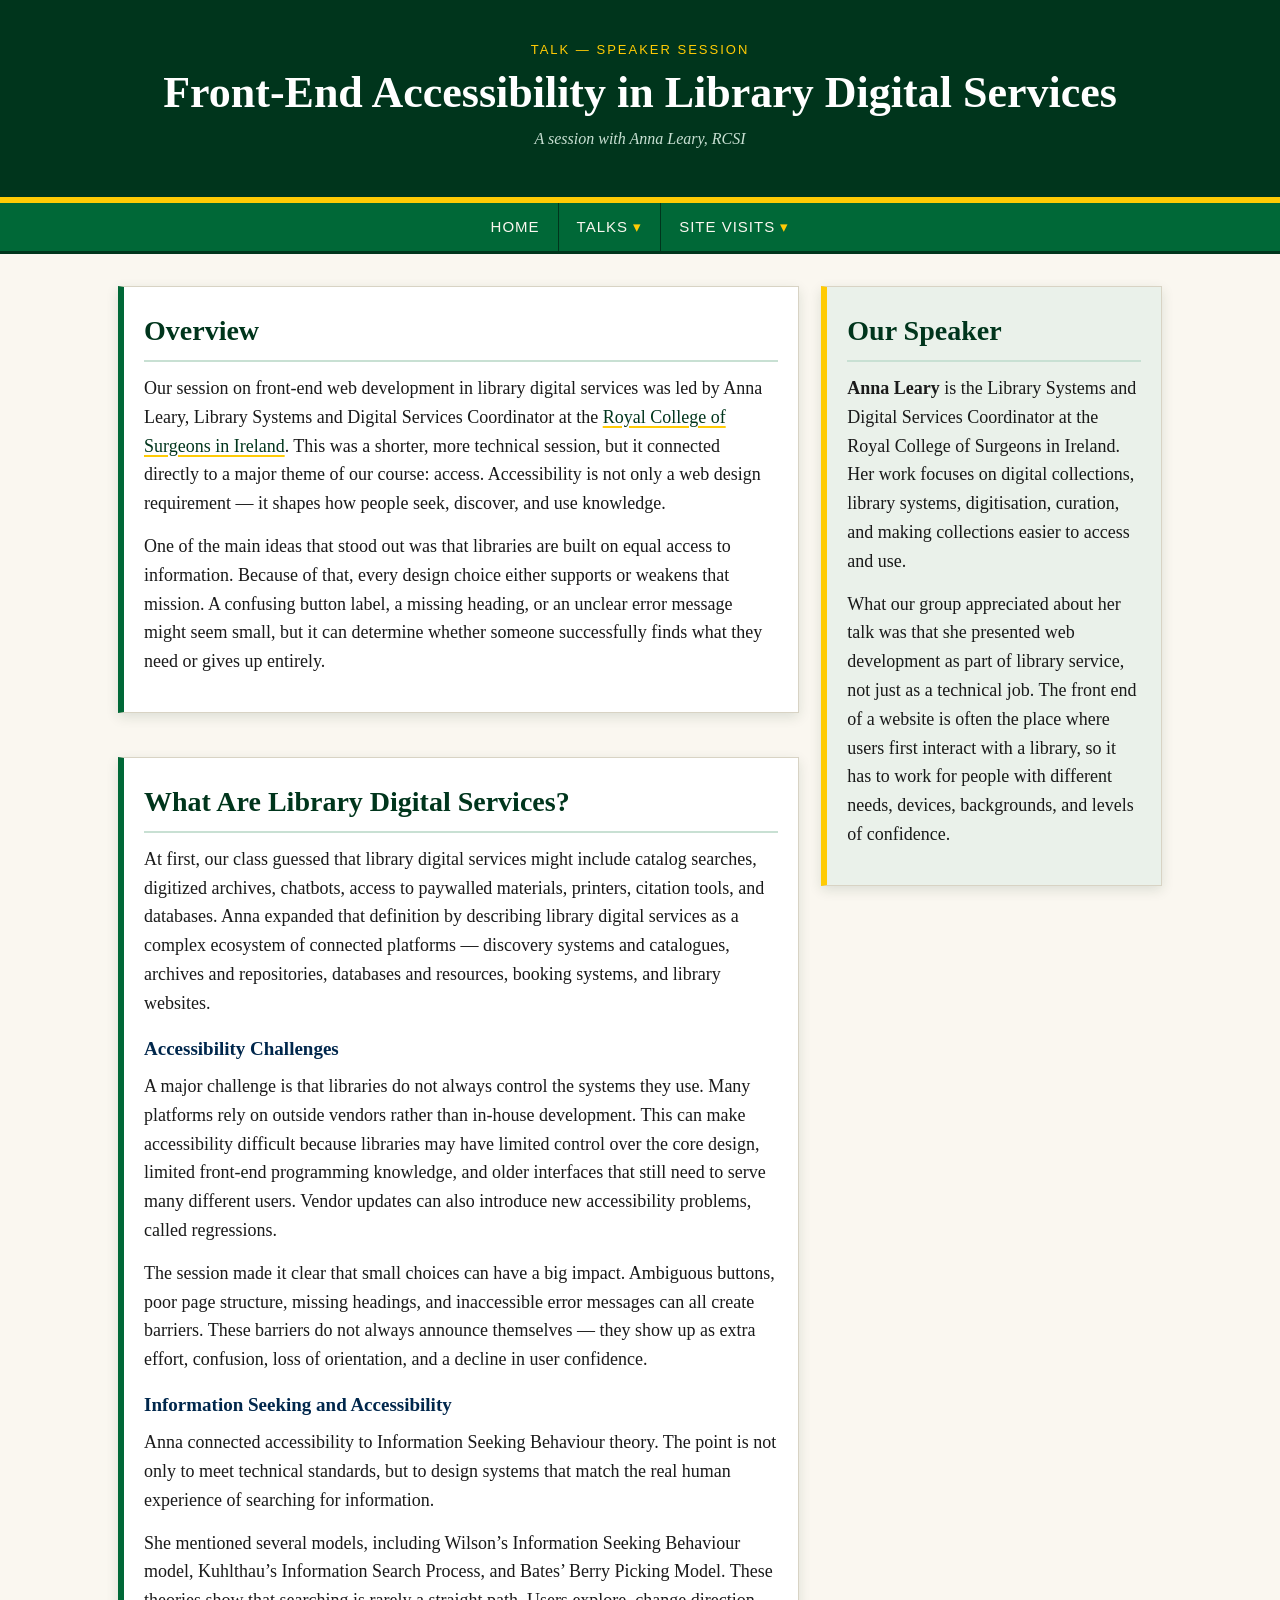
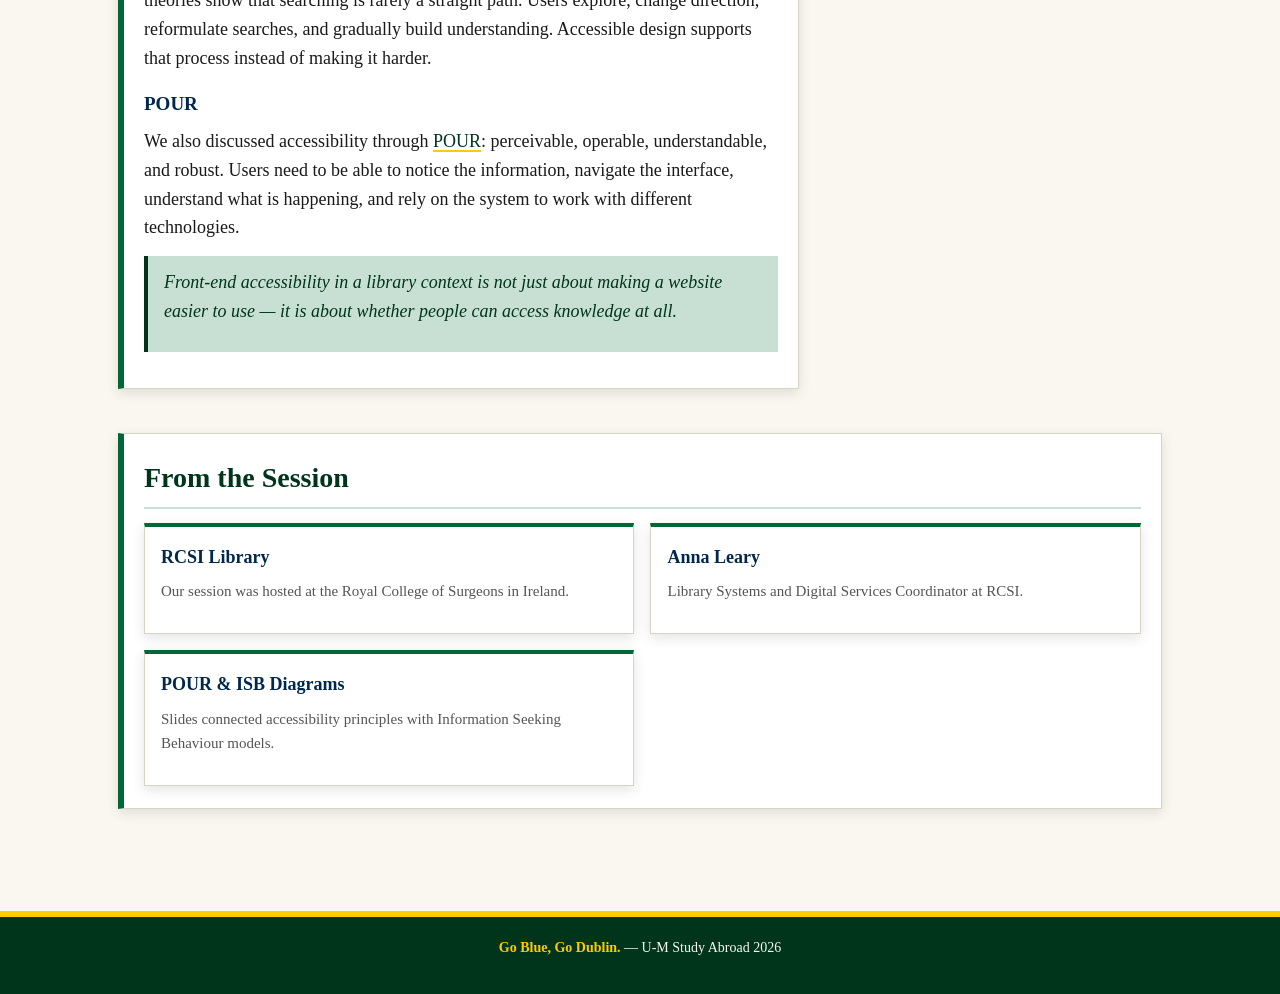
<file: library_sciences.html>
<!DOCTYPE html>
<html lang="en">
<head>
  <meta charset="UTF-8">
  <meta name="viewport" content="width=device-width, initial-scale=1.0">
  <title>Front-End Accessibility in Library Digital Services | U-M Dublin</title>
  <link rel="stylesheet" href="css/reset.css">
  <link rel="stylesheet" href="css/styles.css">
  <link rel="icon" type="image/png" href="images/m_guinness.png">
</head>
<body>
  <a href="#main" class="skip-link">Skip to Main Content</a>

  <header class="site-header">
    <p class="branding">Talk &mdash; Speaker Session</p>
    <h1>Front-End Accessibility in Library Digital Services</h1>
    <p class="tagline">A session with Anna Leary, RCSI</p>
  </header>

  <nav class="primary">
    <ul class="menu">
      <li><a href="index.html">Home</a></li>
      <li>
        <details>
          <summary>Talks</summary>
          <ul>
            <li class="current"><a href="library_sciences.html">Library Digital Services</a></li>
            <li><a href="docklands.html">Walking the Celtic Tiger</a></li>
            <li><a href="bustour.html">Revolution &amp; Memory</a></li>
            <li><a href="iwa.html">Irish Wheelchair Association</a></li>
          </ul>
        </details>
      </li>
      <li>
        <details>
          <summary>Site Visits</summary>
          <ul>
            <li><a href="museum2.html">National Museum of Archaeology</a></li>
            <li><a href="epic.html">EPIC Emigration Museum</a></li>
            <li><a href="cliffs.html">The Cliffs of Moher</a></li>
            <li><a href="guinness.html">Guinness Storehouse</a></li>
            <li><a href="computer_museum.html">Computer &amp; Communications Museum</a></li>
            <li><a href="google.html">Google Dublin</a></li>
          </ul>
        </details>
      </li>
    </ul>
  </nav>

  <main id="main">
    <div class="talk-layout">

      <section id="overview">
        <h2>Overview</h2>
        <p>
          Our session on front-end web development in library digital services was led by Anna Leary, Library Systems and Digital Services Coordinator at the <a href="https://www.rcsi.com/">Royal College of Surgeons in Ireland</a>. This was a shorter, more technical session, but it connected directly to a major theme of our course: access. Accessibility is not only a web design requirement &mdash; it shapes how people seek, discover, and use knowledge.
        </p>
        <p>
          One of the main ideas that stood out was that libraries are built on equal access to information. Because of that, every design choice either supports or weakens that mission. A confusing button label, a missing heading, or an unclear error message might seem small, but it can determine whether someone successfully finds what they need or gives up entirely.
        </p>
      </section>

      <aside id="speaker">
        <h2>Our Speaker</h2>
        <p>
          <strong>Anna Leary</strong> is the Library Systems and Digital Services Coordinator at the Royal College of Surgeons in Ireland. Her work focuses on digital collections, library systems, digitisation, curation, and making collections easier to access and use.
        </p>
        <p>
          What our group appreciated about her talk was that she presented web development as part of library service, not just as a technical job. The front end of a website is often the place where users first interact with a library, so it has to work for people with different needs, devices, backgrounds, and levels of confidence.
        </p>
      </aside>

      <section>
        <h2>What Are Library Digital Services?</h2>
        <p>
          At first, our class guessed that library digital services might include catalog searches, digitized archives, chatbots, access to paywalled materials, printers, citation tools, and databases. Anna expanded that definition by describing library digital services as a complex ecosystem of connected platforms &mdash; discovery systems and catalogues, archives and repositories, databases and resources, booking systems, and library websites.
        </p>

        <h3>Accessibility Challenges</h3>
        <p>
          A major challenge is that libraries do not always control the systems they use. Many platforms rely on outside vendors rather than in-house development. This can make accessibility difficult because libraries may have limited control over the core design, limited front-end programming knowledge, and older interfaces that still need to serve many different users. Vendor updates can also introduce new accessibility problems, called regressions.
        </p>
        <p>
          The session made it clear that small choices can have a big impact. Ambiguous buttons, poor page structure, missing headings, and inaccessible error messages can all create barriers. These barriers do not always announce themselves &mdash; they show up as extra effort, confusion, loss of orientation, and a decline in user confidence.
        </p>

        <h3>Information Seeking and Accessibility</h3>
        <p>
          Anna connected accessibility to Information Seeking Behaviour theory. The point is not only to meet technical standards, but to design systems that match the real human experience of searching for information.
        </p>
        <p>
          She mentioned several models, including Wilson&rsquo;s Information Seeking Behaviour model, Kuhlthau&rsquo;s Information Search Process, and Bates&rsquo; Berry Picking Model. These theories show that searching is rarely a straight path. Users explore, change direction, reformulate searches, and gradually build understanding. Accessible design supports that process instead of making it harder.
        </p>

        <h3>POUR</h3>
        <p>
          We also discussed accessibility through <a href="https://www.w3.org/WAI/fundamentals/accessibility-principles/">POUR</a>: perceivable, operable, understandable, and robust. Users need to be able to notice the information, navigate the interface, understand what is happening, and rely on the system to work with different technologies.
        </p>

        <div class="reflection">
          <p>
            Front-end accessibility in a library context is not just about making a website easier to use &mdash; it is about whether people can access knowledge at all.
          </p>
        </div>
      </section>

      <section class="full" id="gallery">
        <h2>From the Session</h2>
        <div class="card-grid">

          <article class="card">
            <h3>RCSI Library</h3>
            <p>Our session was hosted at the Royal College of Surgeons in Ireland.</p>
          </article>

          <article class="card">
            <h3>Anna Leary</h3>
            <p>Library Systems and Digital Services Coordinator at RCSI.</p>
          </article>

          <article class="card">
            <h3>POUR &amp; ISB Diagrams</h3>
            <p>Slides connected accessibility principles with Information Seeking Behaviour models.</p>
          </article>

        </div>
      </section>

    </div>
  </main>

  <button type="button" class="jump-top" aria-label="Jump to top">&uarr;</button>

  <footer class="site-footer">
    <p><span class="accent">Go Blue, Go Dublin.</span> &mdash; U-M Study Abroad 2026</p>
  </footer>


  <script src="js/script.js"></script>
</body>
</html>
</file>
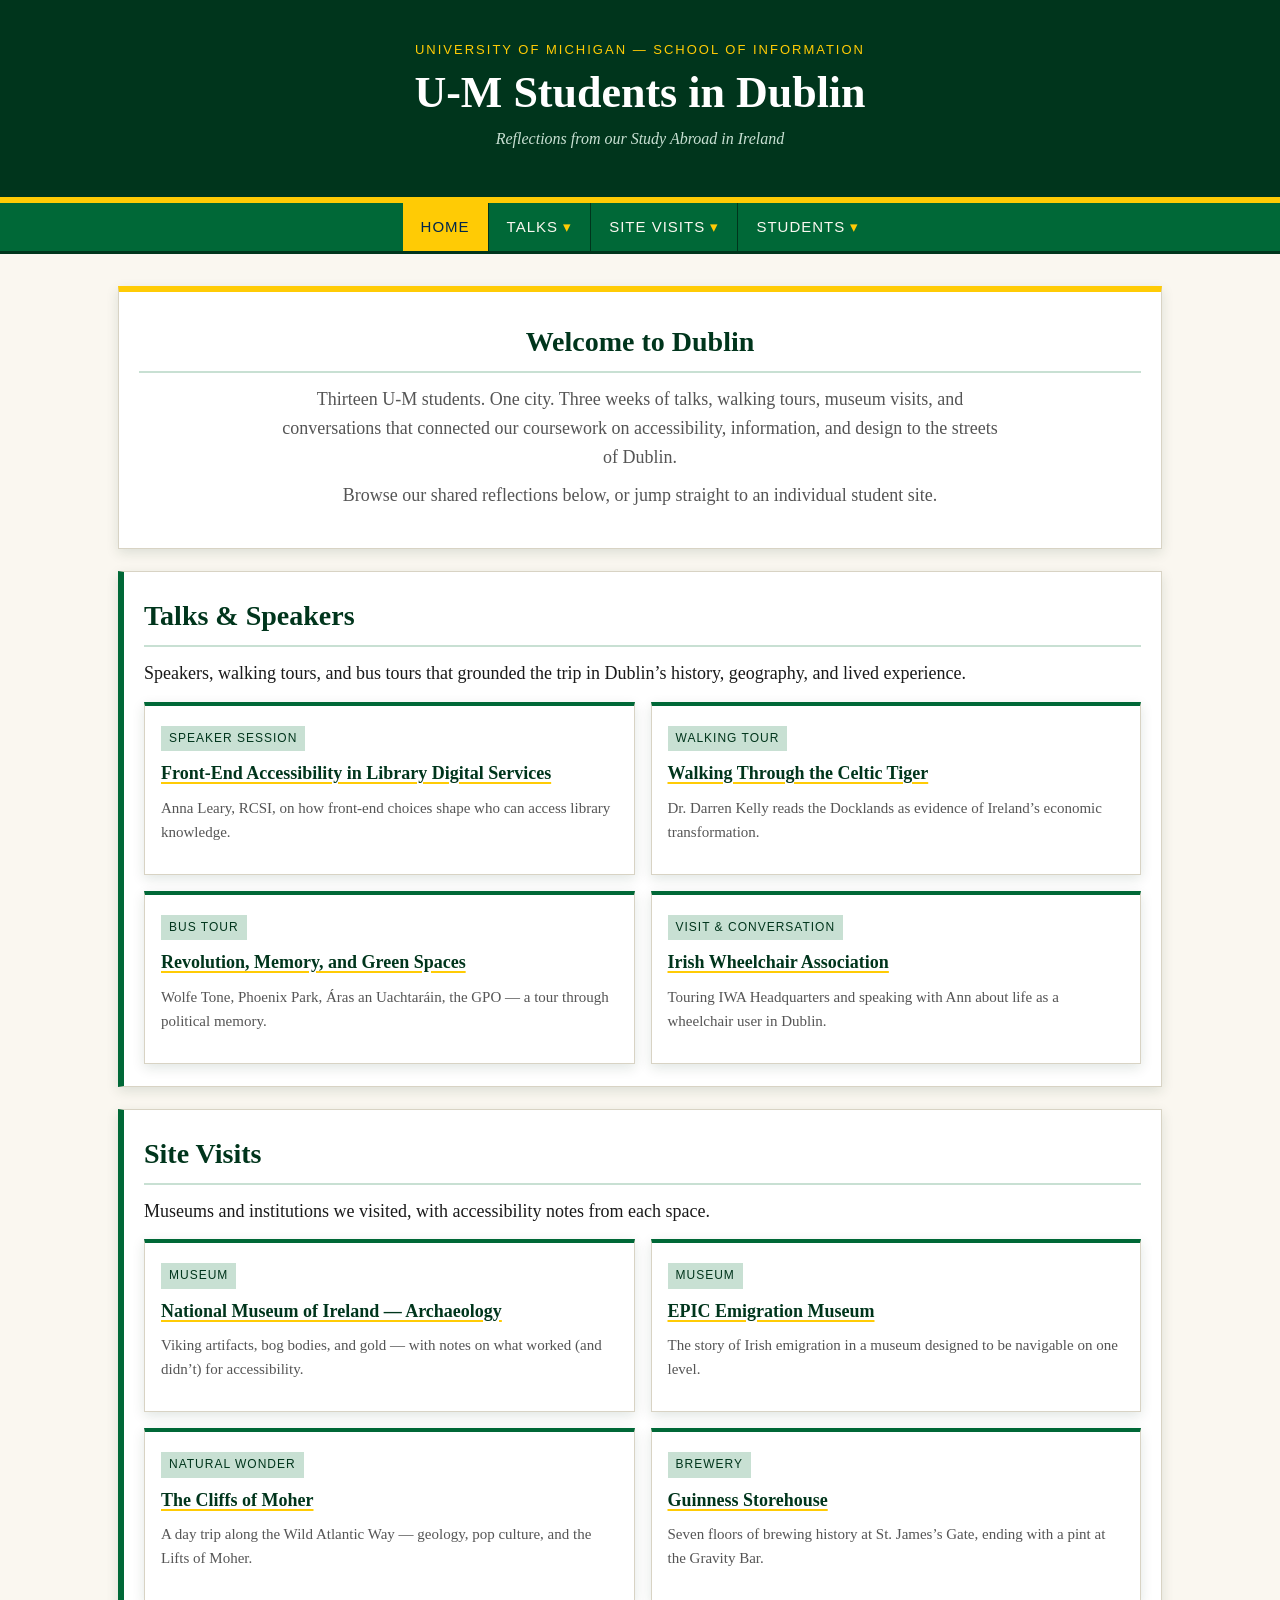
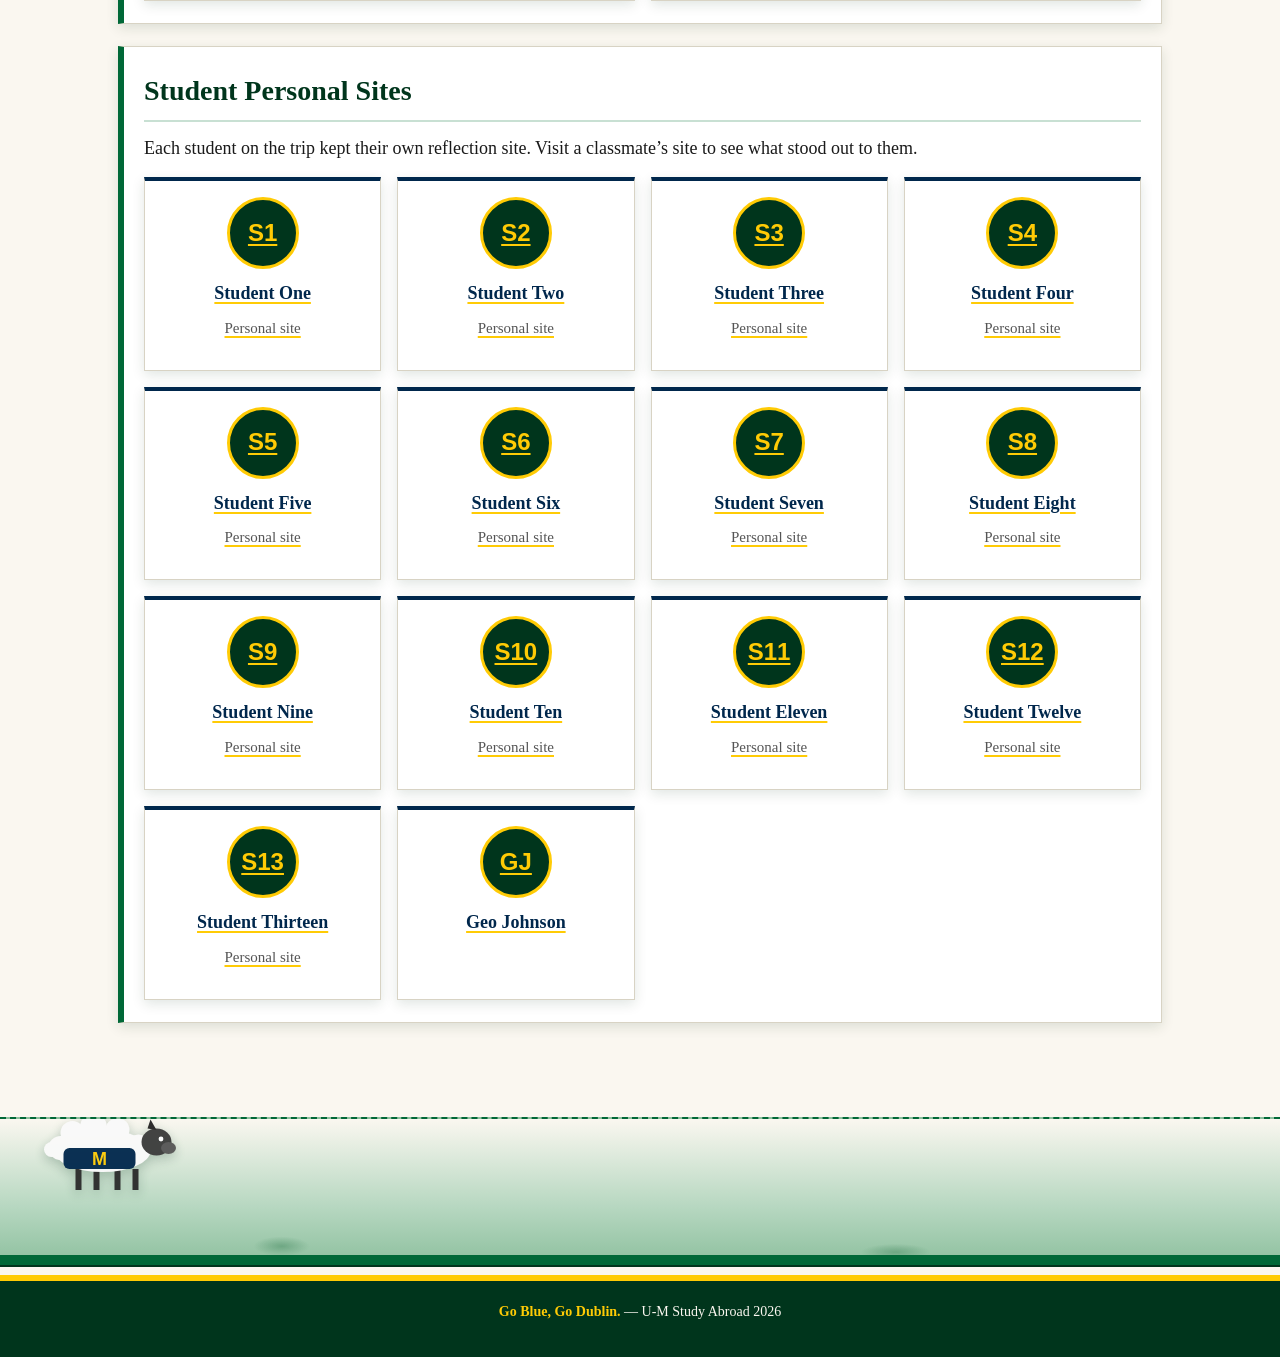
<file: old_index.html>
<!DOCTYPE html>
<html lang="en">
<head>
  <meta charset="UTF-8">
  <meta name="viewport" content="width=device-width, initial-scale=1.0">
  <title>U-M Students in Dublin | Study Abroad 2026</title>
  <link rel="stylesheet" href="css/reset.css">
  <link rel="stylesheet" href="css/styles.css">
</head>
<body>
  <a href="#main" class="skip-link">Skip to Main Content</a>

  <header class="site-header">
    <p class="branding">University of Michigan &mdash; School of Information</p>
    <h1>U-M Students in Dublin</h1>
    <p class="tagline">Reflections from our Study Abroad in Ireland</p>
  </header>

  <nav class="primary">
    <ul class="menu">
      <li class="current"><a href="index.html">Home</a></li>
      <li>
        <details>
          <summary>Talks</summary>
          <ul>
            <li><a href="library_sciences.html">Library Digital Services</a></li>
            <li><a href="docklands.html">Walking the Celtic Tiger</a></li>
            <li><a href="bustour.html">Revolution &amp; Memory</a></li>
            <li><a href="iwa.html">Irish Wheelchair Association</a></li>
          </ul>
        </details>
      </li>
      <li>
        <details>
          <summary>Site Visits</summary>
          <ul>
            <li><a href="museum2.html">National Museum of Archaeology</a></li>
            <li><a href="epic.html">EPIC Emigration Museum</a></li>
            <li><a href="cliffs.html">The Cliffs of Moher</a></li>
            <li><a href="guinness.html">Guinness Storehouse</a></li>
          </ul>
        </details>
      </li>
      <li>
        <details>
          <summary>Students</summary>
          <ul>
            <li><a href="#students">Personal Sites</a></li>
          </ul>
        </details>
      </li>
    </ul>
  </nav>

  <main id="main">

    <section class="hero">
      <h2>Welcome to Dublin</h2>
      <p>
        Thirteen U-M students. One city. Three weeks of talks, walking tours, museum visits, and conversations that connected our coursework on accessibility, information, and design to the streets of Dublin.
      </p>
      <p>
        Browse our shared reflections below, or jump straight to an individual student site.
      </p>
    </section>

    <section>
      <h2>Talks &amp; Speakers</h2>
      <p>Speakers, walking tours, and bus tours that grounded the trip in Dublin&rsquo;s history, geography, and lived experience.</p>
      <div class="card-grid">

        <article class="card">
          <span class="meta">Speaker Session</span>
          <h3><a href="library_sciences.html">Front-End Accessibility in Library Digital Services</a></h3>
          <p>Anna Leary, RCSI, on how front-end choices shape who can access library knowledge.</p>
        </article>

        <article class="card">
          <span class="meta">Walking Tour</span>
          <h3><a href="docklands.html">Walking Through the Celtic Tiger</a></h3>
          <p>Dr. Darren Kelly reads the Docklands as evidence of Ireland&rsquo;s economic transformation.</p>
        </article>

        <article class="card">
          <span class="meta">Bus Tour</span>
          <h3><a href="bustour.html">Revolution, Memory, and Green Spaces</a></h3>
          <p>Wolfe Tone, Phoenix Park, &Aacute;ras an Uachtar&aacute;in, the GPO &mdash; a tour through political memory.</p>
        </article>

        <article class="card">
          <span class="meta">Visit &amp; Conversation</span>
          <h3><a href="iwa.html">Irish Wheelchair Association</a></h3>
          <p>Touring IWA Headquarters and speaking with Ann about life as a wheelchair user in Dublin.</p>
        </article>

      </div>
    </section>

    <section>
      <h2>Site Visits</h2>
      <p>Museums and institutions we visited, with accessibility notes from each space.</p>
      <div class="card-grid">

        <article class="card">
          <span class="meta">Museum</span>
          <h3><a href="museum2.html">National Museum of Ireland &mdash; Archaeology</a></h3>
          <p>Viking artifacts, bog bodies, and gold &mdash; with notes on what worked (and didn&rsquo;t) for accessibility.</p>
        </article>

        <article class="card">
          <span class="meta">Museum</span>
          <h3><a href="epic.html">EPIC Emigration Museum</a></h3>
          <p>The story of Irish emigration in a museum designed to be navigable on one level.</p>
        </article>

        <article class="card">
          <span class="meta">Natural Wonder</span>
          <h3><a href="cliffs.html">The Cliffs of Moher</a></h3>
          <p>A day trip along the Wild Atlantic Way &mdash; geology, pop culture, and the Lifts of Moher.</p>
        </article>

        <article class="card">
          <span class="meta">Brewery</span>
          <h3><a href="guinness.html">Guinness Storehouse</a></h3>
          <p>Seven floors of brewing history at St. James&rsquo;s Gate, ending with a pint at the Gravity Bar.</p>
        </article>

      </div>
    </section>

    <section id="students">
      <h2>Student Personal Sites</h2>
      <p>
        Each student on the trip kept their own reflection site. Visit a classmate&rsquo;s site to see what stood out to them.
      </p>
      <div class="card-grid students">

        <a class="card student" href="#"><div class="avatar" aria-hidden="true">S1</div><h3>Student One</h3><p>Personal site</p></a>
        <a class="card student" href="#"><div class="avatar" aria-hidden="true">S2</div><h3>Student Two</h3><p>Personal site</p></a>
        <a class="card student" href="#"><div class="avatar" aria-hidden="true">S3</div><h3>Student Three</h3><p>Personal site</p></a>
        <a class="card student" href="#"><div class="avatar" aria-hidden="true">S4</div><h3>Student Four</h3><p>Personal site</p></a>
        <a class="card student" href="#"><div class="avatar" aria-hidden="true">S5</div><h3>Student Five</h3><p>Personal site</p></a>
        <a class="card student" href="#"><div class="avatar" aria-hidden="true">S6</div><h3>Student Six</h3><p>Personal site</p></a>
        <a class="card student" href="#"><div class="avatar" aria-hidden="true">S7</div><h3>Student Seven</h3><p>Personal site</p></a>
        <a class="card student" href="#"><div class="avatar" aria-hidden="true">S8</div><h3>Student Eight</h3><p>Personal site</p></a>
        <a class="card student" href="#"><div class="avatar" aria-hidden="true">S9</div><h3>Student Nine</h3><p>Personal site</p></a>
        <a class="card student" href="#"><div class="avatar" aria-hidden="true">S10</div><h3>Student Ten</h3><p>Personal site</p></a>
        <a class="card student" href="#"><div class="avatar" aria-hidden="true">S11</div><h3>Student Eleven</h3><p>Personal site</p></a>
        <a class="card student" href="#"><div class="avatar" aria-hidden="true">S12</div><h3>Student Twelve</h3><p>Personal site</p></a>
        <a class="card student" href="#"><div class="avatar" aria-hidden="true">S13</div><h3>Student Thirteen</h3><p>Personal site</p></a>
        <a class="card student" href="#"><div class="avatar" aria-hidden="true">GJ</div><h3>Geo Johnson</h3></a>

      </div>
    </section>

  </main>

  <button type="button" class="jump-top" aria-label="Jump to top">&uarr;</button>
  <div class="pasture" aria-hidden="true">
    <div class="sheep">
      <svg class="sheep-svg" viewBox="0 0 110 70" xmlns="http://www.w3.org/2000/svg">
        <rect x="32" y="48" width="4" height="14" fill="#2a2a2a"/>
        <rect x="44" y="48" width="4" height="14" fill="#2a2a2a"/>
        <rect x="58" y="48" width="4" height="14" fill="#2a2a2a"/>
        <rect x="70" y="48" width="4" height="14" fill="#2a2a2a"/>
        <g fill="#fafafa">
          <ellipse cx="50" cy="36" rx="32" ry="14"/>
          <circle cx="22" cy="34" r="8"/>
          <circle cx="30" cy="24" r="8"/>
          <circle cx="44" cy="20" r="9"/>
          <circle cx="60" cy="22" r="8"/>
          <circle cx="74" cy="32" r="7"/>
        </g>
        <rect x="24" y="34" width="48" height="14" rx="4" fill="#00274C"/>
        <text x="48" y="45" font-family="Helvetica, Arial, sans-serif" font-weight="bold" font-size="12" fill="#FFCB05" text-anchor="middle">M</text>
        <ellipse cx="86" cy="30" rx="10" ry="9" fill="#3a3a3a"/>
        <ellipse cx="94" cy="34" rx="5" ry="4" fill="#555"/>
        <circle cx="89" cy="28" r="1.6" fill="#fff"/>
        <polygon points="80,21 82,15 86,22" fill="#222"/>
        <circle cx="16" cy="35" r="5" fill="#fafafa"/>
      </svg>
    </div>
  </div>


  <footer class="site-footer">
    <p><span class="accent">Go Blue, Go Dublin.</span> &mdash; U-M Study Abroad 2026</p>
  </footer>

  <script src="js/script.js"></script>
</body>
</html>
</file>
<file: css/styles.css>
/* =========================================================
   U-M Students in Dublin — Course Site
   Theme: Irish green dominant, Michigan blue/maize accents.
   Mobile-first. No rem, no clamp, no !important.
   ========================================================= */

:root {
  --green-dark: #00351c;
  --green: #006837;
  --green-mid: #2e7a52;
  --green-soft: #c8e0d3;
  --cream: #faf7f0;
  --paper: #ffffff;
  --blue: #00274c;     /* Michigan blue accent */
  --maize: #ffcb05;    /* Michigan maize accent */
  --ink: #1a1a1a;
  --muted: #555555;
  --line: #d8d3c4;
  --shadow: 0 4px 12px rgba(0, 53, 28, 0.12);
  --shadow-lift: 0 10px 24px rgba(0, 53, 28, 0.20);
}

html {
  scroll-behavior: smooth;
}

body {
  font-family: Georgia, "Times New Roman", serif;
  font-size: 17px;
  line-height: 1.6;
  color: var(--ink);
  background: var(--cream);
  background-image:
    linear-gradient(180deg, var(--green-soft) 0px, transparent 240px);
}

/* ---------- Skip link ---------- */
/* Visually hidden by default; appears only when keyboard focused.
   Present on every viewport, including mobile, so the first Tab lands here. */

.skip-link {
  position: absolute;
  left: 8px;
  top: -200px;
  background: var(--blue);
  color: var(--maize);
  padding: 8px 14px;
  border: 2px solid var(--maize);
  font-weight: bold;
  z-index: 1000;
  transition: top 0.2s ease;
}

.skip-link:focus,
.skip-link:focus-visible {
  top: 8px;
  outline: 3px solid var(--maize);
  outline-offset: 2px;
}

/* ---------- Global focus indicator (keyboard users) ---------- */

a:focus-visible,
button:focus-visible,
summary:focus-visible,
[tabindex]:focus-visible {
  outline: 3px solid var(--maize);
  outline-offset: 3px;
  border-radius: 2px;
}

/* ---------- Header ---------- */

header.site-header {
  background: var(--green-dark);
  color: var(--cream);
  padding: 28px 18px 22px;
  border-bottom: 6px solid var(--maize);
  text-align: center;
}

header.site-header .branding {
  font-family: "Helvetica Neue", Helvetica, Arial, sans-serif;
  font-size: 13px;
  letter-spacing: 2px;
  text-transform: uppercase;
  color: var(--maize);
  margin-bottom: 6px;
}

header.site-header h1 {
  font-size: 28px;
  line-height: 1.2;
  margin-bottom: 6px;
  color: var(--paper);
}

header.site-header p.tagline {
  color: var(--green-soft);
  font-style: italic;
  font-size: 16px;
}

/* ---------- Navigation ---------- */

nav.primary {
  background: var(--green);
  border-bottom: 3px solid var(--green-dark);
}

nav.primary ul.menu {
  display: flex;
  flex-direction: column;
  margin: 0 auto;
  max-width: 1100px;
}

nav.primary ul.menu > li {
  border-top: 1px solid var(--green-dark);
}

nav.primary ul.menu > li:first-child {
  border-top: 0;
}

nav.primary a,
nav.primary summary {
  display: block;
  padding: 12px 18px;
  color: var(--cream);
  font-family: "Helvetica Neue", Helvetica, Arial, sans-serif;
  font-size: 15px;
  letter-spacing: 1px;
  text-transform: uppercase;
  cursor: pointer;
  transition: background 0.2s ease, color 0.2s ease;
}

nav.primary summary {
  list-style: none;
}

nav.primary summary::-webkit-details-marker {
  display: none;
}

nav.primary summary::after {
  content: " \25BE";
  color: var(--maize);
}

nav.primary details[open] summary::after {
  content: " \25B4";
}

nav.primary a:hover,
nav.primary summary:hover {
  background: var(--green-dark);
  color: var(--maize);
}

nav.primary a:focus-visible,
nav.primary summary:focus-visible {
  background: var(--green-dark);
  color: var(--maize);
  outline: 3px solid var(--maize);
  outline-offset: -3px;
}

nav.primary details > ul {
  background: var(--green-dark);
}

nav.primary details > ul li a {
  padding-left: 32px;
  font-size: 14px;
  text-transform: none;
  letter-spacing: 0.5px;
}

nav.primary li.current > a {
  background: var(--maize);
  color: var(--blue);
}

/* ---------- Main layout ---------- */

main {
  max-width: 1100px;
  margin: 0 auto;
  padding: 24px 18px 64px;
}

main > section,
main > aside,
.talk-layout > section,
.talk-layout > aside,
.visit-layout > section,
.visit-layout > aside {
  background: var(--paper);
  border: 1px solid var(--line);
  border-left: 6px solid var(--green);
  padding: 22px 20px;
  margin-bottom: 22px;
  box-shadow: var(--shadow);
  animation: rise 0.6s ease both;
}

main > aside,
.talk-layout > aside,
.visit-layout > aside {
  border-left-color: var(--maize);
  background: #eaf1ea;
}

h2 {
  color: var(--green-dark);
  font-size: 24px;
  margin-bottom: 12px;
  padding-bottom: 6px;
  border-bottom: 2px solid var(--green-soft);
}

h3 {
  color: var(--blue);
  font-size: 19px;
  margin-top: 16px;
  margin-bottom: 8px;
}

p {
  margin-bottom: 14px;
}

main a {
  color: var(--green-dark);
  text-decoration: underline;
  text-decoration-color: var(--maize);
  text-decoration-thickness: 2px;
  text-underline-offset: 3px;
  transition: color 0.2s ease, background 0.2s ease;
}

main a:hover {
  color: var(--paper);
  background: var(--green-dark);
  text-decoration-color: var(--paper);
}

main a:focus-visible {
  color: var(--paper);
  background: var(--green-dark);
  text-decoration-color: var(--paper);
  outline: 3px solid var(--maize);
  outline-offset: 3px;
}

main a:hover h3, main a:hover p,
main a:focus-visible h3, main a:focus-visible p {
  color: var(--paper);
}

ul.bullets,
main ul.bullets {
  list-style: disc;
  padding-left: 24px;
  margin-bottom: 14px;
}

ul.bullets li {
  margin-bottom: 6px;
}

dl dt {
  font-weight: bold;
  color: var(--green-dark);
  margin-top: 10px;
}

dl dd {
  margin-left: 0;
  margin-bottom: 8px;
}

blockquote,
.reflection {
  background: var(--green-soft);
  border-left: 4px solid var(--green-dark);
  padding: 12px 16px;
  margin: 14px 0;
  font-style: italic;
  color: var(--green-dark);
}

figure {
  margin: 14px 0;
  text-align: center;
}

figure img {
  margin: 0 auto;
  border: 4px solid var(--paper);
  outline: 1px solid var(--line);
  box-shadow: var(--shadow);
  transition: transform 0.3s ease, box-shadow 0.3s ease;
  max-width: 360px;
  width: 100%;
}

figure img:hover,
figure img:focus {
  transform: scale(1.03);
  box-shadow: var(--shadow-lift);
}

figcaption {
  font-size: 14px;
  color: var(--muted);
  margin-top: 6px;
  font-style: italic;
}

/* ---------- Hero (used on index) ---------- */

.hero {
  text-align: center;
  background: var(--paper);
  border: 1px solid var(--line);
  border-top: 6px solid var(--maize);
  padding: 28px 20px;
  margin-bottom: 22px;
  box-shadow: var(--shadow);
  animation: rise 0.6s ease both;
}

.hero p {
  color: var(--muted);
  max-width: 720px;
  margin: 0 auto 10px;
  font-size: 18px;
}

/* ---------- Card grid (talks, visits, students) ---------- */

.card-grid {
  display: grid;
  gap: 16px;
  grid-template-columns: 1fr;
  margin-top: 14px;
}

.card {
  background: var(--paper);
  border: 1px solid var(--line);
  border-top: 4px solid var(--green);
  padding: 16px;
  box-shadow: var(--shadow);
  transition: transform 0.25s ease, box-shadow 0.25s ease, border-color 0.25s ease;
  animation: rise 0.6s ease both;
}

.card:hover,
.card:focus-within {
  transform: translateY(-4px);
  box-shadow: var(--shadow-lift);
  border-top-color: var(--maize);
}

.card h3 {
  margin-top: 0;
  font-size: 18px;
}

.card p {
  color: var(--muted);
  font-size: 15px;
}

.card .meta {
  display: inline-block;
  font-family: "Helvetica Neue", Helvetica, Arial, sans-serif;
  font-size: 12px;
  letter-spacing: 1px;
  text-transform: uppercase;
  background: var(--green-soft);
  color: var(--green-dark);
  padding: 3px 8px;
  margin-bottom: 8px;
}

.card.student {
  border-top-color: var(--blue);
  text-align: center;
}

.card.student .avatar {
  width: 72px;
  height: 72px;
  border-radius: 50%;
  margin: 0 auto 10px;
  background: var(--green-dark);
  color: var(--maize);
  font-family: "Helvetica Neue", Helvetica, Arial, sans-serif;
  font-weight: bold;
  font-size: 24px;
  display: flex;
  align-items: center;
  justify-content: center;
  border: 3px solid var(--maize);
  transition: transform 0.3s ease;
  overflow: hidden;
}

.card.student .avatar img {
  display: block;
  width: 100%;
  height: 100%;
  object-fit: cover;
  border-radius: 50%;
}

.card.student:hover .avatar,
.card.student:focus-within .avatar {
  transform: rotate(-6deg) scale(1.06);
}

/* ---------- Gallery (replaces lightbox) ---------- */

.gallery {
  display: grid;
  gap: 10px;
  grid-template-columns: repeat(2, 1fr);
  margin-top: 12px;
}

.gallery img {
  width: 100%;
  height: 140px;
  object-fit: cover;
  border: 3px solid var(--paper);
  outline: 1px solid var(--line);
  box-shadow: var(--shadow);
  transition: transform 0.3s ease, box-shadow 0.3s ease, filter 0.3s ease;
}

.gallery img:hover,
.gallery img:focus {
  transform: scale(1.05);
  box-shadow: var(--shadow-lift);
  filter: saturate(1.2);
}

/* ---------- Jump to top button ---------- */

.jump-top {
  position: fixed;
  right: 18px;
  bottom: 18px;
  width: 48px;
  height: 48px;
  border-radius: 50%;
  background: var(--green-dark);
  color: var(--maize);
  border: 3px solid var(--maize);
  font-weight: bold;
  font-size: 22px;
  line-height: 1;
  box-shadow: var(--shadow-lift);
  visibility: hidden;
  opacity: 0;
  transform: translateY(20px);
  transition: opacity 0.25s ease, transform 0.25s ease, background 0.2s ease, visibility 0s linear 0.25s;
  z-index: 900;
  cursor: pointer;
}

.jump-top.visible {
  visibility: visible;
  opacity: 1;
  transform: translateY(0);
  transition: opacity 0.25s ease, transform 0.25s ease, background 0.2s ease, visibility 0s linear 0s;
}

.jump-top:hover {
  background: var(--blue);
}

.jump-top:focus-visible {
  background: var(--blue);
  outline: 3px solid var(--maize);
  outline-offset: 3px;
}

/* ---------- Pasture (walking sheep) ---------- */

.pasture {
  position: relative;
  height: 120px;
  overflow: hidden;
  background:
    radial-gradient(ellipse 40px 14px at 22% 86%, #6ea783 0%, transparent 70%),
    radial-gradient(ellipse 50px 12px at 70% 90%, #6ea783 0%, transparent 70%),
    linear-gradient(180deg, var(--cream) 0%, #b6d7c0 60%, #8cbf9d 100%);
  border-top: 2px dashed var(--green);
}

.pasture::after {
  content: "";
  position: absolute;
  left: 0;
  right: 0;
  bottom: 0;
  height: 12px;
  background: var(--green);
  box-shadow: 0 -2px 0 0 var(--green-dark) inset;
}

.sheep {
  position: absolute;
  bottom: 10px;
  left: 0;
  width: 150px;
  height: 105px;
  animation: walk 22s linear infinite;
}

.sheep-svg {
  display: block;
  width: 100%;
  height: 100%;
  filter: drop-shadow(0 4px 6px rgba(0, 53, 28, 0.25));
  animation: bob 0.55s ease-in-out infinite;
}

@keyframes walk {
  from { transform: translateX(-170px); }
  to   { transform: translateX(calc(100vw + 30px)); }
}

@keyframes bob {
  0%, 100% { transform: translateY(0); }
  50%      { transform: translateY(-5px); }
}

/* ---------- Footer ---------- */

footer.site-footer {
  background: var(--green-dark);
  color: var(--cream);
  text-align: center;
  padding: 20px 18px;
  border-top: 6px solid var(--maize);
  font-size: 14px;
}

footer.site-footer .accent {
  color: var(--maize);
  font-weight: bold;
}

/* ---------- Consistent animation ---------- */

@keyframes rise {
  from {
    opacity: 0;
    transform: translateY(16px);
  }
  to {
    opacity: 1;
    transform: translateY(0);
  }
}

/* ---------- Reduced motion ----------
   Disables every animation and transition without using !important.
   Each rule below uses the same selector specificity as the rule that
   defines the animation/transition, so the cascade overrides it. */

@media (prefers-reduced-motion: reduce) {
  html {
    scroll-behavior: auto;
  }

  /* Turn off every transition that the rest of the stylesheet sets up */
  .skip-link,
  nav.primary a,
  nav.primary summary,
  main a,
  figure img,
  .card,
  .card.student .avatar,
  .gallery img,
  .jump-top {
    transition: none;
  }

  /* Turn off every keyframe animation */
  main > section,
  main > aside,
  .talk-layout > section,
  .talk-layout > aside,
  .visit-layout > section,
  .visit-layout > aside,
  .hero,
  .card,
  .sheep,
  .sheep-svg {
    animation: none;
  }

  /* Cancel hover/focus transforms */
  .card:hover,
  .card:focus-within,
  .gallery img:hover,
  .gallery img:focus,
  figure img:hover,
  figure img:focus,
  .card.student:hover .avatar,
  .card.student:focus-within .avatar {
    transform: none;
  }

  /* Park the sheep in view (it would otherwise be off-screen) */
  .sheep {
    transform: translateX(20px);
  }
}

/* =========================================================
   Larger screens
   ========================================================= */

@media (min-width: 600px) {
  body {
    font-size: 18px;
  }

  .columns{
    column-count: 2;
  }

  header.site-header {
    padding: 40px 28px 32px;
  }

  header.site-header h1 {
    font-size: 36px;
  }

  nav.primary ul.menu {
    flex-direction: row;
    justify-content: center;
    flex-wrap: wrap;
  }

  nav.primary ul.menu > li {
    border-top: 0;
    border-left: 1px solid var(--green-dark);
    position: relative;
  }

  nav.primary ul.menu > li:first-child {
    border-left: 0;
  }

  nav.primary details > ul {
    position: absolute;
    top: 100%;
    left: 0;
    min-width: 280px;
    box-shadow: var(--shadow-lift);
    z-index: 50;
  }

  main {
    padding: 32px 28px 80px;
  }

  h2 {
    font-size: 28px;
  }

  .card-grid {
    grid-template-columns: repeat(2, 1fr);
  }

  .card-grid.students {
    grid-template-columns: repeat(3, 1fr);
  }

  .gallery {
    grid-template-columns: repeat(3, 1fr);
  }

  .gallery img {
    height: 180px;
  }

  /* Two-column layout for main + aside on talk/visit pages */
  .talk-layout,
  .visit-layout {
    display: grid;
    grid-template-columns: 2fr 1fr;
    gap: 22px;
    align-items: start;
  }

  .talk-layout > section,
  .visit-layout > section {
    grid-column: 1 / 2;
  }

  .talk-layout > aside,
  .visit-layout > aside {
    grid-column: 2 / 3;
    grid-row: 1 / span 2;
    align-self: start;
  }

  .talk-layout > .full,
  .visit-layout > .full {
    grid-column: 1 / -1;
  }


  /* Stack a second aside (e.g. Our Guide) below Quick Facts on the right */
  .visit-layout > #guide {
    grid-column: 2 / 3;
    /* grid-row: 3 / span 3; */
    grid-row:2;
    align-self: start;
  }
}

@media (min-width: 900px) {
  header.site-header h1 {
    font-size: 44px;
  }



  section.full{
    grid-column: 1/-1;
  }

  .card-grid.students {
    grid-template-columns: repeat(4, 1fr);
  }

  .gallery {
    grid-template-columns: repeat(4, 1fr);
  }
}

.pasture {
  position: relative;
  left: 0;
  right: 0;
  bottom: 8px;
  height: 110px;
  overflow: hidden;
  pointer-events: none;
  z-index: 20;
}

.sheep {
  position: absolute;
  /* bottom: 15px; */
 bottom: clamp(15px, 6vw, 65px);

  left: 0;
  width: 150px;
  animation: sheep-walk-across 15s linear infinite;
  pointer-events: auto;
  cursor: pointer;
}

.sheep-img {
  display: block;
  width: 100%;
  height: auto;
  margin-top: 5px;
  filter: drop-shadow(0 6px 6px rgba(0, 0, 0, 0.22));
  animation: sheep-bob 1.6s ease-in-out infinite alternate;
}

@keyframes sheep-walk-across {
  from {
    transform: translateX(-130%);
  }

  to {
    transform: translateX(calc(100vw + 130%));
  }
}

@keyframes sheep-bob {
  from {
    transform: translateY(0);
  }

  to {
    transform: translateY(-4px);
  }
}

@media (prefers-reduced-motion: reduce) {
  .sheep {
    animation: none;
    left: auto;
    right: 16px;
    transform: none;
  }

  .sheep-img {
    animation: none;
  }
}

.sheep {
  opacity: 0.95;
}

.sheep-img {
  filter:
    drop-shadow(0 6px 6px rgba(0, 0, 0, 0.2))
    saturate(0.95);
}

@media (min-width: 600px) {
  .pasture {
    height: 130px;
  }
  .sheep {
    width: 180px;
  }
}

@media (min-width: 900px) {
  .pasture {
    height: 150px;
  }
  .sheep {
    width: 220px;
  }
}
</file>
